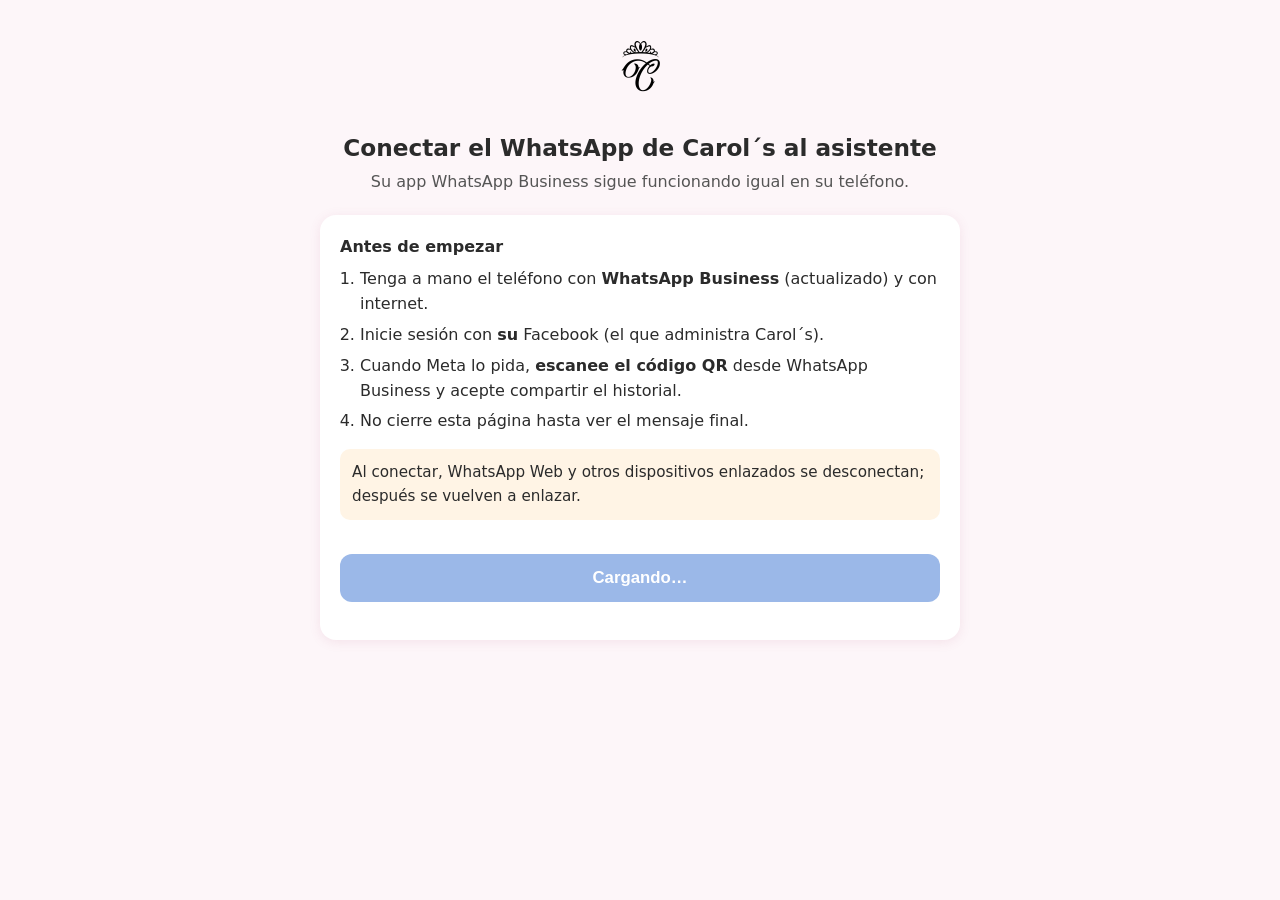
<file: conectar-whatsapp.html>
<!DOCTYPE html>
<html lang="es">
<head>
  <meta charset="UTF-8" />
  <meta name="viewport" content="width=device-width, initial-scale=1" />
  <meta name="robots" content="noindex, nofollow" />
  <meta name="theme-color" content="#E896B8" />
  <title>Conectar WhatsApp · Carol´s</title>
  <link rel="icon" href="img/logo.png" />
  <style>
    body { margin: 0; background: #fdf6f9; color: #2b2b2b; font: 16px/1.55 system-ui, -apple-system, "Segoe UI", Roboto, sans-serif; }
    main { max-width: 640px; margin: 0 auto; padding: 32px 16px 64px; }
    header { text-align: center; }
    header img { width: 80px; height: 80px; border-radius: 50%; }
    h1 { font-size: 1.45rem; margin: 10px 0 4px; }
    .tarjeta { background: #fff; border-radius: 16px; padding: 20px; margin-top: 20px; box-shadow: 0 2px 12px rgba(180, 86, 127, .12); }
    ol { padding-left: 20px; margin: 8px 0 0; }
    li { margin-bottom: 6px; }
    button { width: 100%; margin-top: 18px; padding: 14px; border: 0; border-radius: 12px; background: #1877f2; color: #fff; font-size: 1.05rem; font-weight: 600; cursor: pointer; }
    button:disabled { background: #9bb8e8; cursor: default; }
    #estado { margin-top: 18px; white-space: pre-line; }
    .ok { color: #11753a; } .error { color: #b3261e; } .info { color: #555; }
    .aviso { background: #fff4e5; border-radius: 10px; padding: 12px; font-size: .95rem; }
  </style>
</head>
<body>
  <main>
    <header>
      <img src="img/logo.png" alt="Carol´s" />
      <h1>Conectar el WhatsApp de Carol´s al asistente</h1>
      <div class="info">Su app WhatsApp Business sigue funcionando igual en su teléfono.</div>
    </header>

    <div class="tarjeta">
      <strong>Antes de empezar</strong>
      <ol>
        <li>Tenga a mano el teléfono con <b>WhatsApp Business</b> (actualizado) y con internet.</li>
        <li>Inicie sesión con <b>su</b> Facebook (el que administra Carol´s).</li>
        <li>Cuando Meta lo pida, <b>escanee el código QR</b> desde WhatsApp Business y acepte compartir el historial.</li>
        <li>No cierre esta página hasta ver el mensaje final.</li>
      </ol>
      <p class="aviso">Al conectar, WhatsApp Web y otros dispositivos enlazados se desconectan; después se vuelven a enlazar.</p>
      <button id="btn" disabled>Cargando…</button>
      <div id="estado"></div>
    </div>
  </main>

  <script>
    const APP_ID = "2679386869198761";
    const FUNCION = "https://us-central1-distribuidora-carols.cloudfunctions.net/conectarWhatsapp";
    // Id de configuración de "Inicio de sesión con Facebook para empresas" (registro insertado de WhatsApp).
    // Va aquí y no en la dirección: Meta amarra el código a la dirección EXACTA de la página, y solo
    // .../conectar-whatsapp.html (sin ?…) está en la lista de direcciones permitidas de la app.
    const CONFIG_ID = "1481027817287539";
    if (location.search) history.replaceState(null, "", location.pathname); // quita ?config=… de enlaces viejos

    const btn = document.getElementById("btn");
    const estado = document.getElementById("estado");
    const mostrar = (texto, clase = "info") => { estado.className = clase; estado.textContent = texto; };

    let sesion = {};   // waba_id y phone_number_id que manda Meta al terminar
    let codigo = null; // código de un solo uso (vence en 30 segundos)
    let enviado = false;

    window.addEventListener("message", (event) => {
      if (!String(event.origin).endsWith("facebook.com")) return;
      let datos;
      try { datos = JSON.parse(event.data); } catch { return; }
      if (datos.type !== "WA_EMBEDDED_SIGNUP") return;
      if (String(datos.event).startsWith("FINISH")) {
        sesion = { wabaId: datos.data?.waba_id, phoneNumberId: datos.data?.phone_number_id };
        enviar();
      } else if (datos.event === "CANCEL") {
        mostrar(`Se canceló en el paso: ${datos.data?.current_step || "desconocido"}. Puede intentarlo de nuevo.`, "error");
        btn.disabled = false;
      } else if (datos.event === "ERROR") {
        mostrar(`Meta reportó un error: ${datos.data?.error_message || datos.data?.error_code}`, "error");
        btn.disabled = false;
      }
    });

    // Se manda en cuanto hay código y datos de la sesión (o a los 6 s si Meta no mandó la sesión).
    async function enviar(forzar = false) {
      if (enviado || !codigo || (!sesion.wabaId && !forzar)) return;
      enviado = true;
      mostrar("Conectando el número con el asistente… (no cierre la página)");
      try {
        const r = await fetch(FUNCION, {
          method: "POST",
          headers: { "Content-Type": "application/json" },
          body: JSON.stringify({ code: codigo, wabaId: sesion.wabaId || "", phoneNumberId: sesion.phoneNumberId || "", pagina: location.href }),
        });
        const res = await r.json();
        if (!res.ok) throw new Error(res.error || "Error desconocido");
        mostrar(
          `✅ ¡Listo! El asistente ya atiende el número ${res.numero}.\n` +
          `Coexistencia con la app: ${res.coexistencia ? "sí" : "no"}\n` +
          `Contactos: ${res.sincronizacion?.smb_app_state_sync}\nHistorial: ${res.sincronizacion?.history}\n\n` +
          `Deje la app WhatsApp Business abierta un rato mientras se sincroniza el historial.`, "ok");
      } catch (e) {
        mostrar(`No se pudo terminar la conexión: ${e.message}\nMande una captura de esta pantalla.`, "error");
        btn.disabled = false;
        enviado = false;
      }
    }

    function iniciar() {
      if (!CONFIG_ID) return mostrar("Falta el id de configuración en la dirección (…?config=…).", "error");
      btn.disabled = true;
      codigo = null; sesion = {}; enviado = false;
      mostrar("Siga los pasos en la ventana de Meta…");
      FB.login((respuesta) => {
        if (respuesta.authResponse?.code) {
          codigo = respuesta.authResponse.code;
          enviar();
          setTimeout(() => enviar(true), 6000);
        } else if (!estado.classList.contains("error")) {
          mostrar("No se completó el inicio de sesión. Puede intentarlo de nuevo.", "error");
          btn.disabled = false;
        }
      }, {
        config_id: CONFIG_ID,
        response_type: "code",
        override_default_response_type: true,
        extras: { setup: {}, featureType: "whatsapp_business_app_onboarding", sessionInfoVersion: "3" },
      });
    }

    window.fbAsyncInit = function () {
      FB.init({ appId: APP_ID, autoLogAppEvents: true, xfbml: false, version: "v25.0" });
      btn.textContent = "Conectar con WhatsApp Business";
      btn.disabled = !CONFIG_ID;
      if (!CONFIG_ID) mostrar("Falta el id de configuración en la dirección (…?config=…).", "error");
      btn.addEventListener("click", iniciar);
    };
  </script>
  <script async defer crossorigin="anonymous" src="https://connect.facebook.net/es_LA/sdk.js"></script>
</body>
</html>
</file>
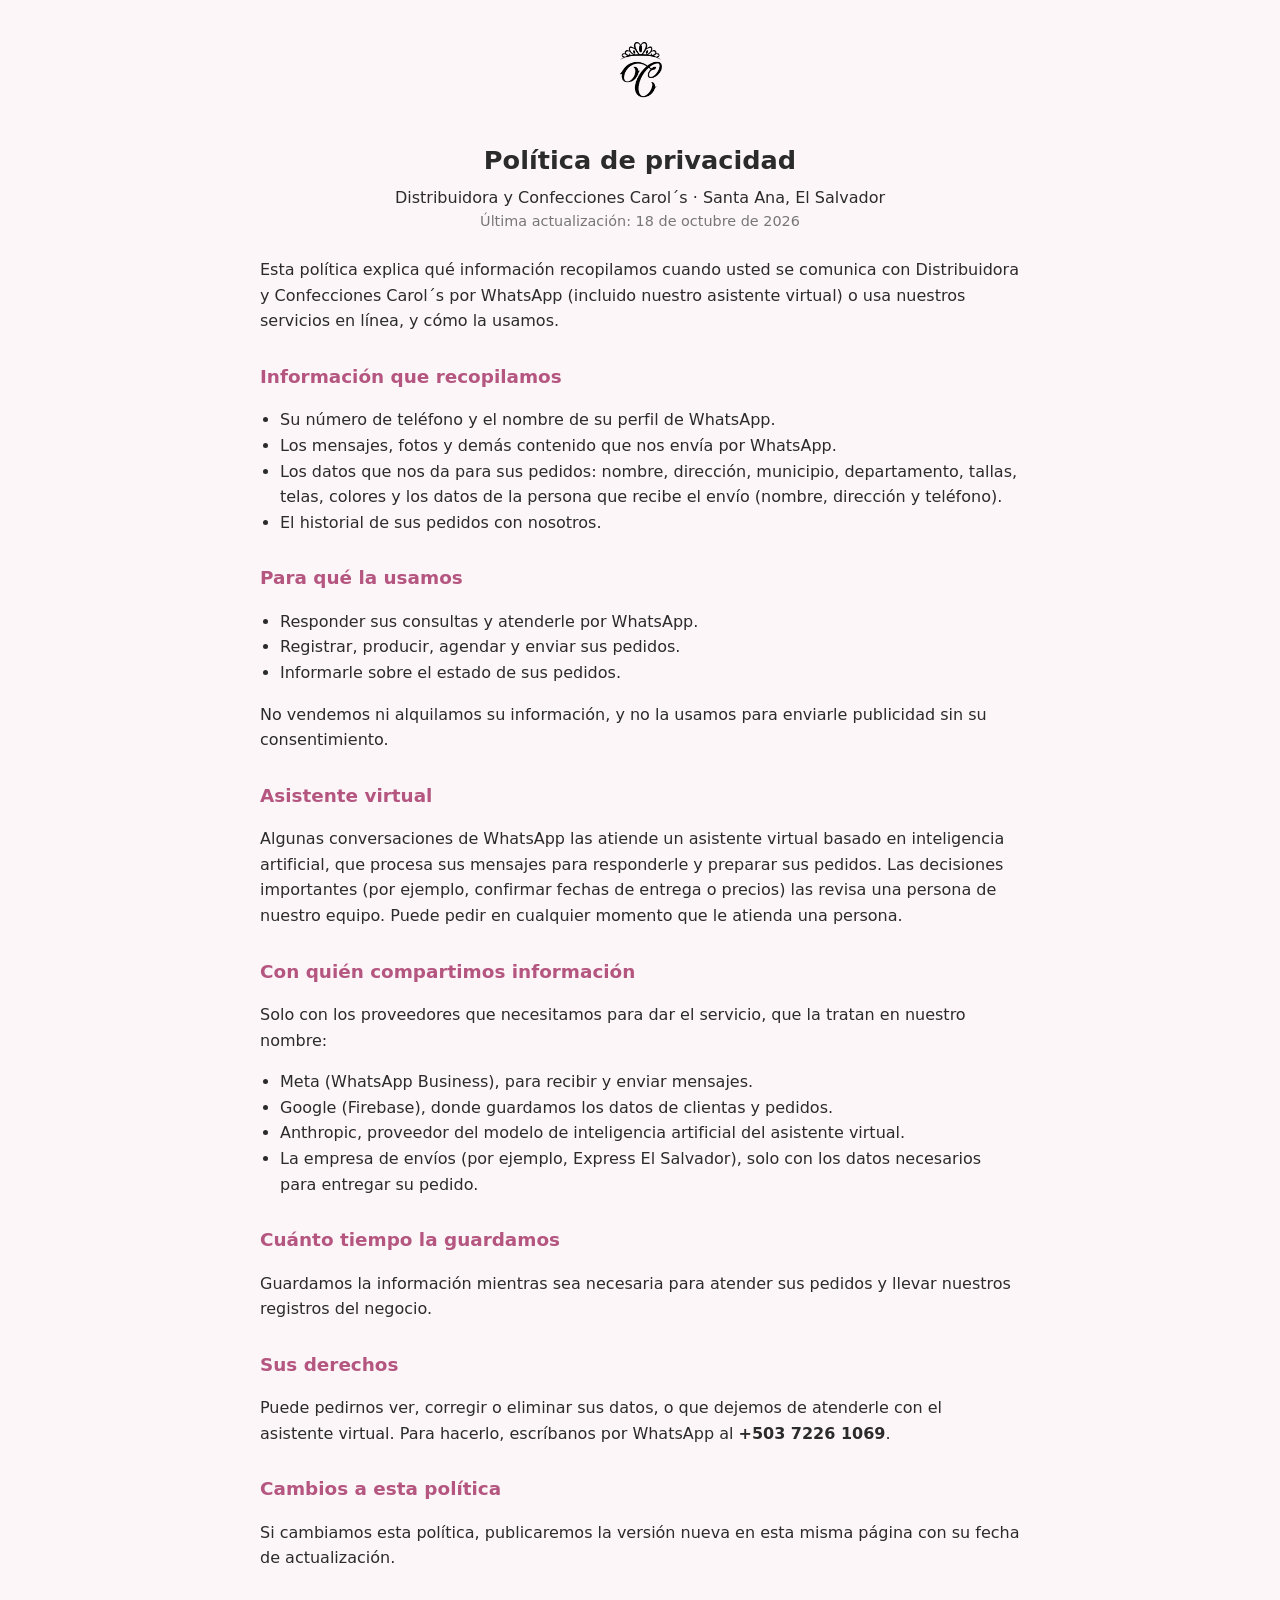
<file: privacidad.html>
<!DOCTYPE html>
<html lang="es">
<head>
  <meta charset="UTF-8" />
  <meta name="viewport" content="width=device-width, initial-scale=1" />
  <meta name="theme-color" content="#E896B8" />
  <title>Política de privacidad · Carol´s</title>
  <link rel="icon" href="img/logo.png" />
  <style>
    body { margin: 0; background: #fdf6f9; color: #2b2b2b; font: 16px/1.6 system-ui, -apple-system, "Segoe UI", Roboto, sans-serif; }
    main { max-width: 760px; margin: 0 auto; padding: 32px 16px 64px; }
    header { text-align: center; margin-bottom: 24px; }
    header img { width: 88px; height: 88px; border-radius: 50%; }
    h1 { font-size: 1.6rem; margin: 12px 0 4px; }
    h2 { font-size: 1.15rem; margin-top: 28px; color: #b4567f; }
    .fecha { color: #777; font-size: .9rem; }
    ul { padding-left: 20px; }
  </style>
</head>
<body>
  <main>
    <header>
      <img src="img/logo.png" alt="Carol´s" />
      <h1>Política de privacidad</h1>
      <div>Distribuidora y Confecciones Carol´s · Santa Ana, El Salvador</div>
      <div class="fecha">Última actualización: 18 de octubre de 2026</div>
    </header>

    <p>Esta política explica qué información recopilamos cuando usted se comunica con Distribuidora y Confecciones Carol´s
      por WhatsApp (incluido nuestro asistente virtual) o usa nuestros servicios en línea, y cómo la usamos.</p>

    <h2>Información que recopilamos</h2>
    <ul>
      <li>Su número de teléfono y el nombre de su perfil de WhatsApp.</li>
      <li>Los mensajes, fotos y demás contenido que nos envía por WhatsApp.</li>
      <li>Los datos que nos da para sus pedidos: nombre, dirección, municipio, departamento, tallas, telas, colores y
        los datos de la persona que recibe el envío (nombre, dirección y teléfono).</li>
      <li>El historial de sus pedidos con nosotros.</li>
    </ul>

    <h2>Para qué la usamos</h2>
    <ul>
      <li>Responder sus consultas y atenderle por WhatsApp.</li>
      <li>Registrar, producir, agendar y enviar sus pedidos.</li>
      <li>Informarle sobre el estado de sus pedidos.</li>
    </ul>
    <p>No vendemos ni alquilamos su información, y no la usamos para enviarle publicidad sin su consentimiento.</p>

    <h2>Asistente virtual</h2>
    <p>Algunas conversaciones de WhatsApp las atiende un asistente virtual basado en inteligencia artificial, que
      procesa sus mensajes para responderle y preparar sus pedidos. Las decisiones importantes (por ejemplo, confirmar
      fechas de entrega o precios) las revisa una persona de nuestro equipo. Puede pedir en cualquier momento que le
      atienda una persona.</p>

    <h2>Con quién compartimos información</h2>
    <p>Solo con los proveedores que necesitamos para dar el servicio, que la tratan en nuestro nombre:</p>
    <ul>
      <li>Meta (WhatsApp Business), para recibir y enviar mensajes.</li>
      <li>Google (Firebase), donde guardamos los datos de clientas y pedidos.</li>
      <li>Anthropic, proveedor del modelo de inteligencia artificial del asistente virtual.</li>
      <li>La empresa de envíos (por ejemplo, Express El Salvador), solo con los datos necesarios para entregar su pedido.</li>
    </ul>

    <h2>Cuánto tiempo la guardamos</h2>
    <p>Guardamos la información mientras sea necesaria para atender sus pedidos y llevar nuestros registros del negocio.</p>

    <h2>Sus derechos</h2>
    <p>Puede pedirnos ver, corregir o eliminar sus datos, o que dejemos de atenderle con el asistente virtual. Para
      hacerlo, escríbanos por WhatsApp al <strong>+503 7226 1069</strong>.</p>

    <h2>Cambios a esta política</h2>
    <p>Si cambiamos esta política, publicaremos la versión nueva en esta misma página con su fecha de actualización.</p>
  </main>
</body>
</html>
</file>
